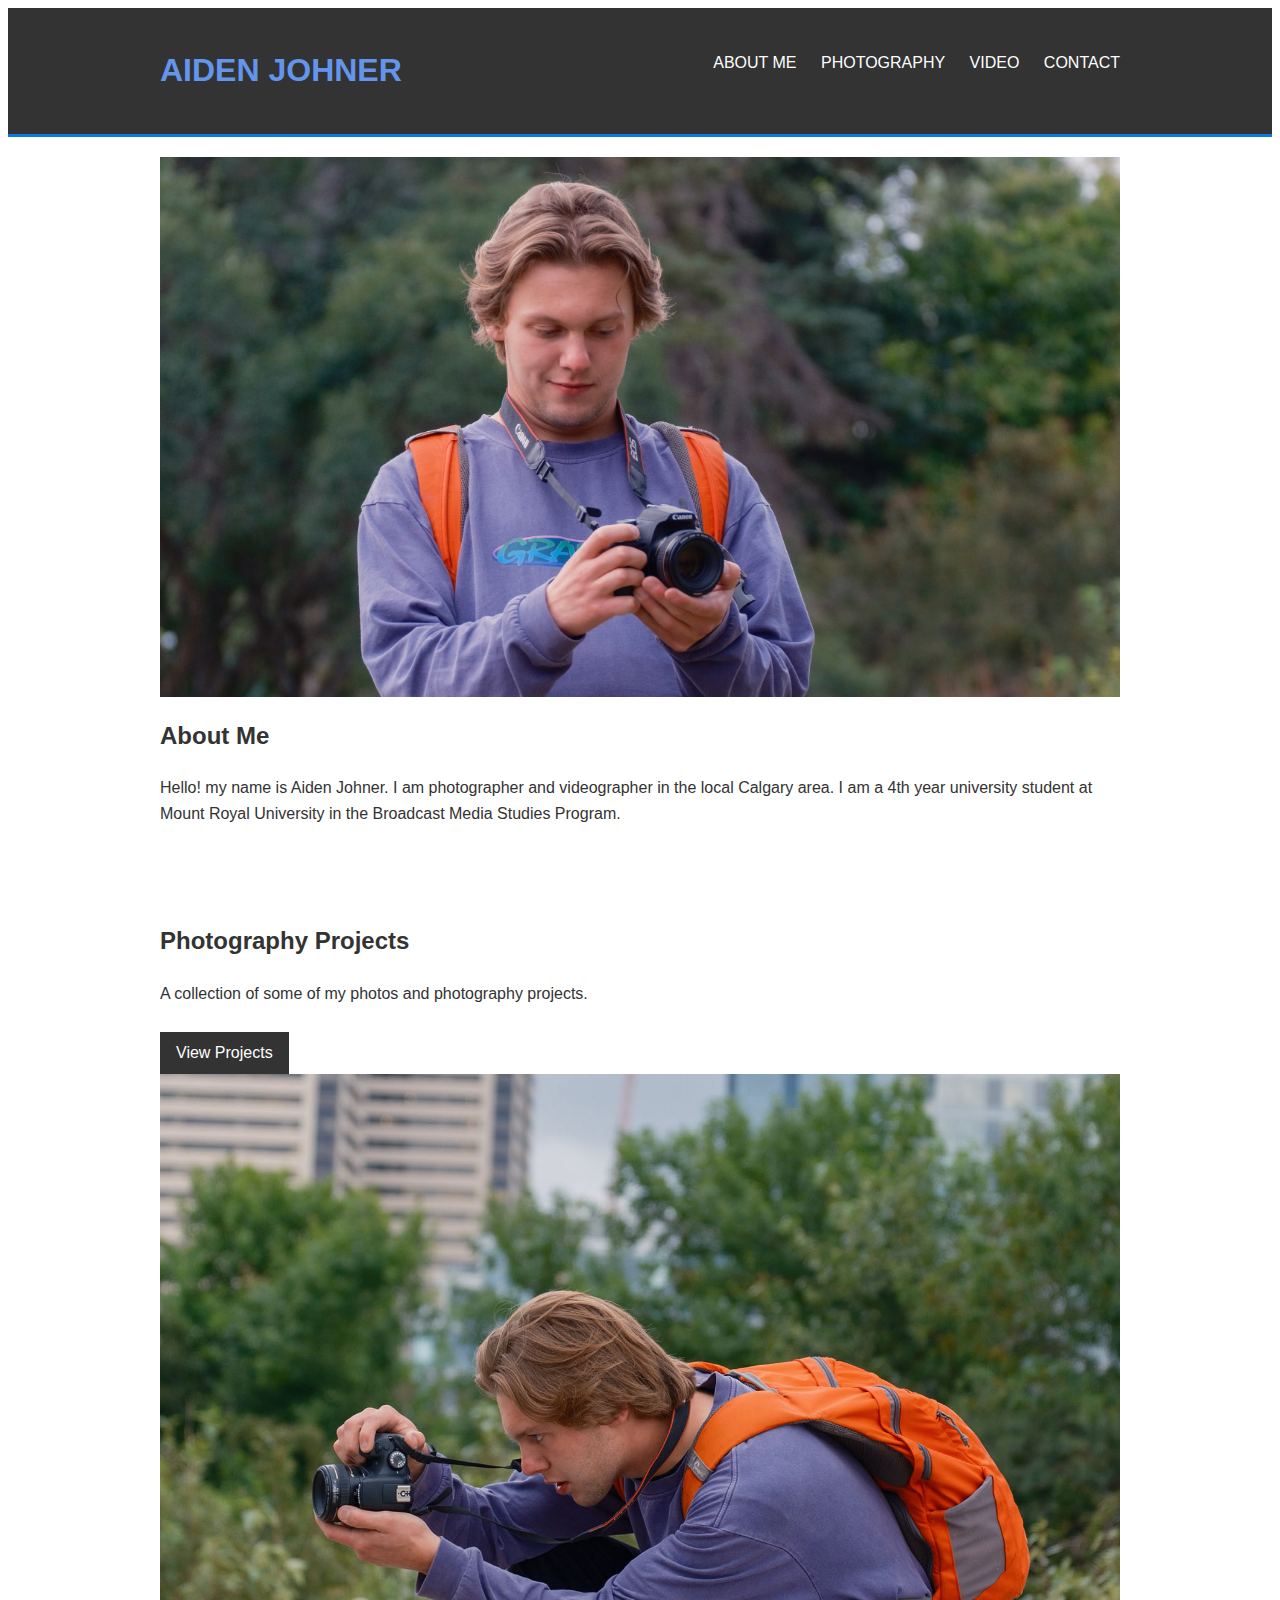
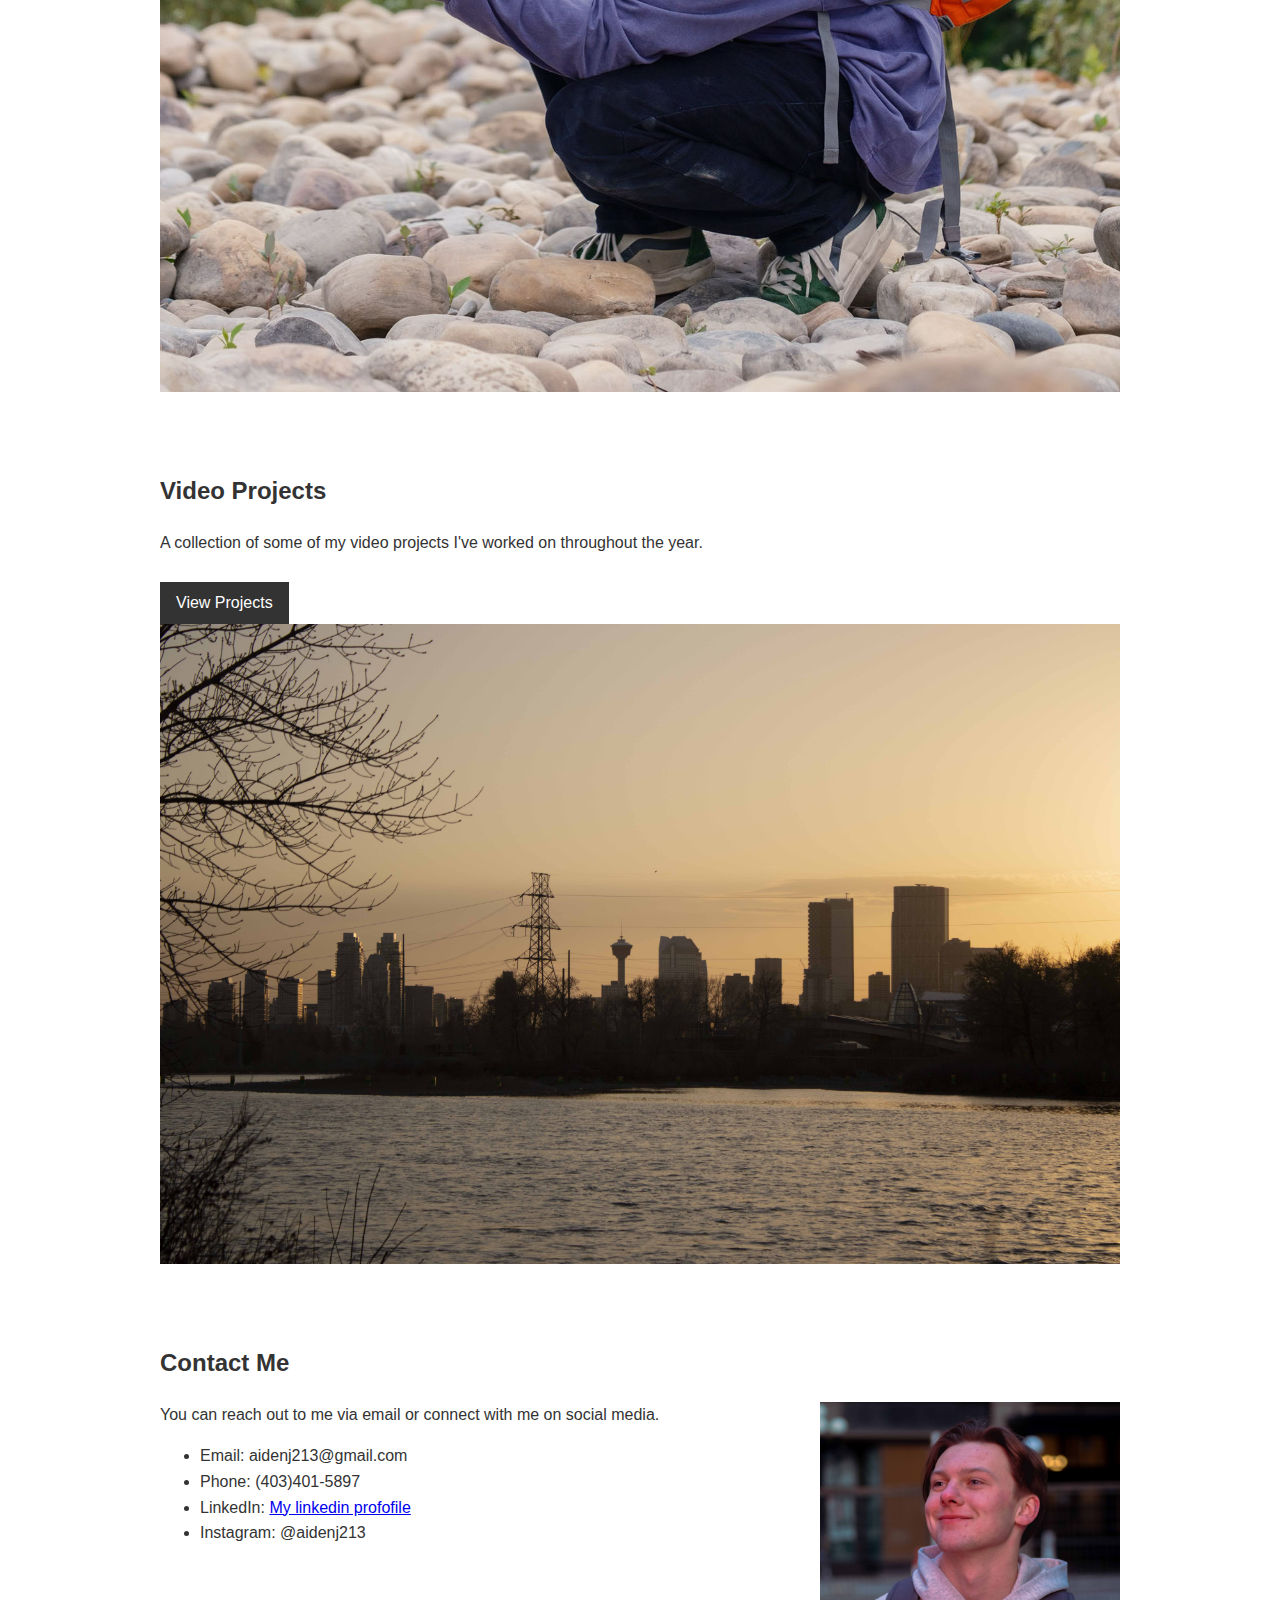
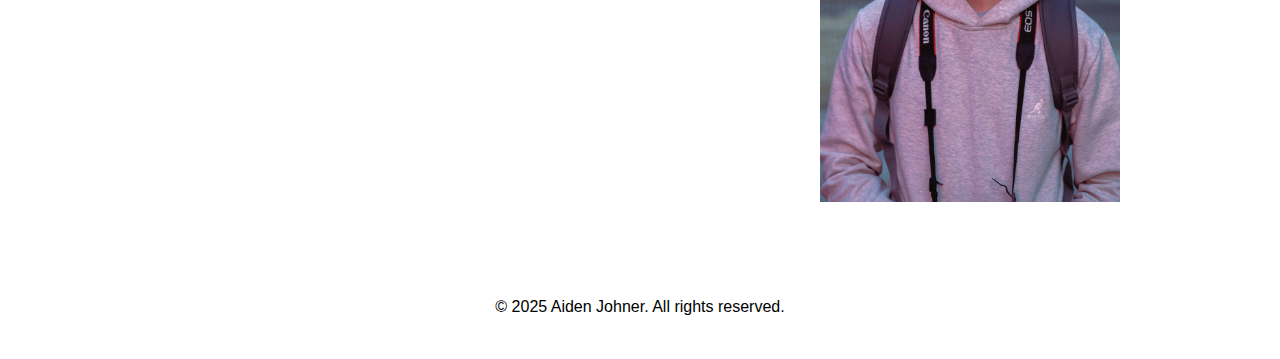
<file: index.html>
<!DOCTYPE html>
<html lang="en">
<head>
    <meta charset="UTF-8">
    <meta name="viewport" content="width=device-width, initial-scale=1.0">
    <title>Aiden Johner Portfolio</title>
    <link rel="icon" type="image/png" href="images/favicon.png">
    <link rel="stylesheet" href="styles.css">
</head>
<body>
    <!-- Header with Navigation -->
    <header>
        <div class="container">
             <a href="index.html"><h1>Aiden Johner</h1></li>
            <nav>
                <ul>
                    <li><a href="index.html">About me</a></li>
                    <li><a href="Photography.html">Photography</a></li>
                    <li><a href="Video.html">Video</a></li>
		            <li><a href="#contact">Contact</a></li>
                </ul>
            </nav>
        </div>
    </header>

    <!-- About Section -->
    <section id="about">
        <div class="about-flex container">
            <div class="profile-box">
                <img src="images/aiden shooting - August 06, 2024.jpg" alt="photo of Aiden Johner" class="section-photo">
            </div>
            <div class="about-text">
                <h2>About Me</h2>
                <p>Hello! my name is Aiden Johner. I am photographer and videographer in the local Calgary area. I am a 4th year university student at Mount Royal University in the Broadcast Media Studies Program.</p>
            </div>
        </div>
    </section>

    <!-- Projects Section -->
    <section id="projects">
        <div class="projects-flex container">
            <div class="Photography">
                <h2>Photography Projects</h2>
                <p>A collection of some of my photos and photography projects.</p>
                <a href="Photography.html" class="btn">View Projects</a>
            </div>
            <div class="section-photo-box">
                <img src="images/Youtube Profile Photo.jpg" alt="Photo of Aiden Johner kneeling using a camera." class="section-photo">
            </div>
        </div>
    <section>

    </section>     
        <div class="projects-flex container">
            <div class="Video">
                <h2>Video Projects</h2>
                <p>A collection of some of my video projects I've worked on throughout the year.</p>
                <a href="Video.html" class="btn">View Projects</a>
            </div>
            <div class="section-photo-box">
                <img src="images/photo2.jpg" alt="Sample video photo" class="section-photo">
            </div>
        </div>
    </section>

    <!-- Contact Section -->
    <section id="contact">
        <div class="contact-flex container">
            <div class="contact-text">
                <h2>Contact Me</h2>
				<img src="images/Aidenjohner-Profile-Pic.jpg" alt="Aiden Johner Holding a camera looking to the left of the frame." class="profile-pic">
                <p>You can reach out to me via email or connect with me on social media.</p>
                <ul>
                    <li>Email: aidenj213@gmail.com</li>
                    <li>Phone: (403)401-5897</li>
                    <li>LinkedIn: <a href="https://www.linkedin.com/in/aiden-johner-a03045309/">My linkedin profofile</a></li>
					<li>Instagram: @aidenj213</li>
                </ul>
        </div>
    </section>

    <!-- Footer -->
    <footer>
        <div class="container">
            <p>&copy; 2025 Aiden Johner. All rights reserved.</p>
        </div>
    </footer>

    <script src="scripts.js"></script>
</body>
</html>
</file>
<file: styles.css>
body {
    font-family: Arial, sans-serif;
    line-height: 1.6;
    background-color: #fff;
    color: #333;
}

.container {
    max-width: 960px;
    margin: auto;
    padding: 0 20px;
    overflow: hidden;
}

header {
    background: #333;
    color: #6495ED;
    padding: 1rem 0;
    border-bottom: #77aaff 0px solid;
}
h1 { 
    color: #6495ED;

}
img {
    max-width: 100%;
    height: auto;
    display: block;
}

.profile-pic {
    width: 300px;
    height: 400px;
    object-fit: cover;
    margin: 0 auto 20px;
    float: right;
}

.project img {
    border: 2px solid #ccc;
    padding: 5px;
    margin-bottom: 10px;
}

header h1 {
    float: left;
    display: inline;
}

header nav {
    float: right;
    margin-top: 10px;
}

header nav ul {
    list-style: none;
}

header nav li {
    display: inline;
    margin-left: 20px;
}

header a {
    color: #fff;
    text-decoration: none;
    text-transform: uppercase;
    font-size: 16px;
}

section {
    padding: 20px 0;
    margin-bottom: 20px;
    background: #fff;
}

.project {
    border: 1px solid #E6E6FA;
    padding: 20px;
    margin-bottom: 20px;
}

.btn {
    display: inline-block;
    color: #fff;
    background: #333;
    padding: 8px 16px;
    text-decoration: none;
    margin-top: 10px;
}

footer {
    color: #000;
    text-align: center;
    padding: 1rem 0;
    margin-top: 20px;
}

/* Header & Navigation Styling */
header {
    background: #333;
    color: #fff;
    padding-top: 1rem;
    padding-bottom: 1rem;
    border-bottom: 3px solid #0779e4;
}

header h1 {
    color: #6495ED;
    float: left;
}

header nav {
    float: right;
    margin-top: 10px;
}

header ul {
    list-style: none;
}

header li {
    display: inline;
    margin-left: 20px;
}

header a {
    color: #fff;
    text-decoration: none;
}
video {
    float: left;
    max-width: 50%;
    height: auto;
    display: block;
    border: 3px solid #000;
}

.photo-box {
    display: grid;
    grid-template-columns: 1fr 1fr;
    grid-template-rows: repeat(6, auto);
    gap: 20px;
    width: 100%;
    max-width: 1600px;
    margin: 40px auto;
    padding: 24px;
    background: #f9f9f9;
    border-radius: 12px;
    box-shadow: 0 4px 16px rgba(0,0,0,0.08);
}

.photo-box img {
    width: 100%;
    height: auto;
    display: block;
    border-radius: 8px;
    box-shadow: 0 2px 8px rgba(0,0,0,0.10);
    object-fit: contain;
    background: #fff;
}

.projects {
    text-align: center;
}
</file>
